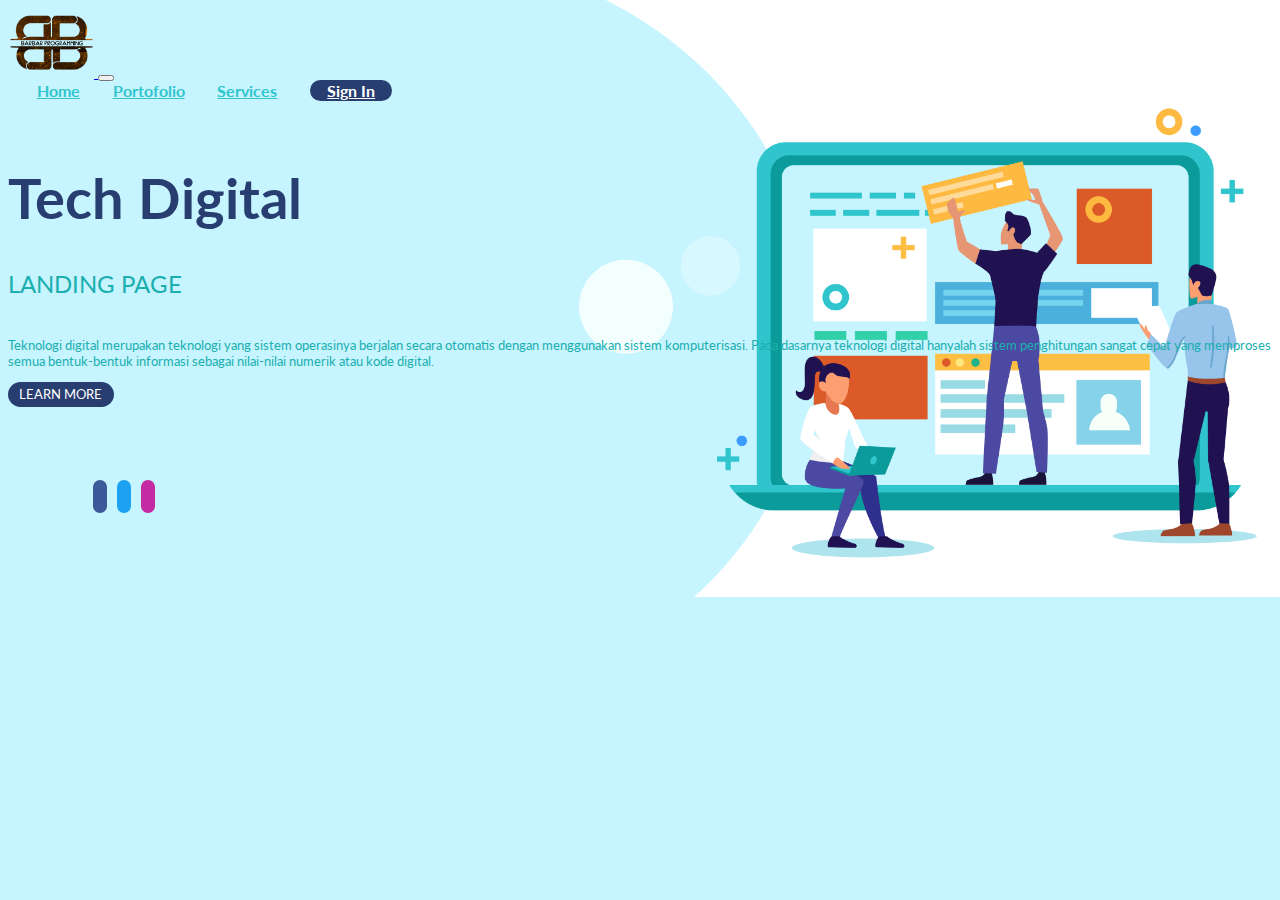
<file: index.html>
<!DOCTYPE html>
<html lang="en">
  <head>
    <!-- Required meta tags -->
    <meta charset="utf-8" />
    <meta name="viewport" content="width=device-width, initial-scale=1" />

    <!-- Bootstrap CSS -->
    <link href="https://cdn.jsdelivr.net/npm/bootstrap@5.0.2/dist/css/bootstrap.min.css" rel="stylesheet" integrity="sha384-EVSTQN3/azprG1Anm3QDgpJLIm9Nao0Yz1ztcQTwFspd3yD65VohhpuuCOmLASjC" crossorigin="anonymous" />
    <title>BarBar Programming | Landing Page</title>
    <!-- CSS Sass -->
    <link rel="stylesheet" href="css/main.css" />
    <!-- Font Awesome  -->
    <link rel="stylesheet" href="https://use.fontawesome.com/releases/v5.15.3/css/all.css" integrity="sha384-SZXxX4whJ79/gErwcOYf+zWLeJdY/qpuqC4cAa9rOGUstPomtqpuNWT9wdPEn2fk" crossorigin="anonymous" />
  </head>
  <body>
    <div class="container">
      <nav class="navbar navbar-expand-lg navbar-light bg-light custom-nav bg-transparent">
        <a class="navbar-brand" href="#">
          <img src="img/logo.png" alt="Barbar Logo" />
        </a>
        <button class="navbar-toggler" type="button" data-bs-toggle="collapse" data-bs-target="#navbarNavAltMarkup" aria-controls="navbarNavAltMarkup" aria-expanded="false" aria-label="Toggle navigation">
          <span class="navbar-toggler-icon"></span>
        </button>
        <div class="collapse navbar-collapse justify-content-end" id="navbarNavAltMarkup">
          <div class="navbar-nav">
            <a class="nav-link active" aria-current="page" href="#">Home</a>
            <a class="nav-link" href="../portofolio/index.html">Portofolio</a>
            <a class="nav-link" href="#">Services</a>
            <a class="nav-link text-center get-started-button" href="../signin/login.php">Sign In</a>
          </div>
        </div>
      </nav>
    </div>

    <div class="container">
      <div class="row custom-section">
        <div class="col-12 col-lg-4">
          <h1>Tech Digital</h1>
          <h3>Landing Page</h3>
          <p>
            Teknologi digital merupakan teknologi yang sistem operasinya berjalan secara otomatis dengan menggunakan sistem komputerisasi. Pada dasarnya teknologi digital hanyalah sistem penghitungan sangat cepat yang memproses semua
            bentuk-bentuk informasi sebagai nilai-nilai numerik atau kode digital.
          </p>
          <a href="#">LEARN MORE</a>
        </div>
      </div>
    </div>
    <!-- Sosial Media -->
    <div class="container">
      <div class="row custom-sosmed">
        <div class="col-12 col-lg-4">
          <!-- Facebook -->
          <a class="social-media-icon facebook" href="https://facebook.com/fanyakbar198/"><span class="fab fa-facebook fa-lg"></span></a>
          <!-- Twitter -->
          <a class="social-media-icon twitter" href="https://twitter.com/fanyakbar10/"><span class="fab fa-twitter fa-lg"></span></a>
          <!-- Instagram -->
          <a class="social-media-icon instagram" href="https://instagram.com/fanyakbar10/">
            <span class="fab fa-instagram fa-lg"></span>
          </a>
        </div>
      </div>
    </div>

    <script src="https://cdn.jsdelivr.net/npm/bootstrap@5.0.2/dist/js/bootstrap.bundle.min.js" integrity="sha384-MrcW6ZMFYlzcLA8Nl+NtUVF0sA7MsXsP1UyJoMp4YLEuNSfAP+JcXn/tWtIaxVXM" crossorigin="anonymous"></script>
  </body>
</html>
</file>
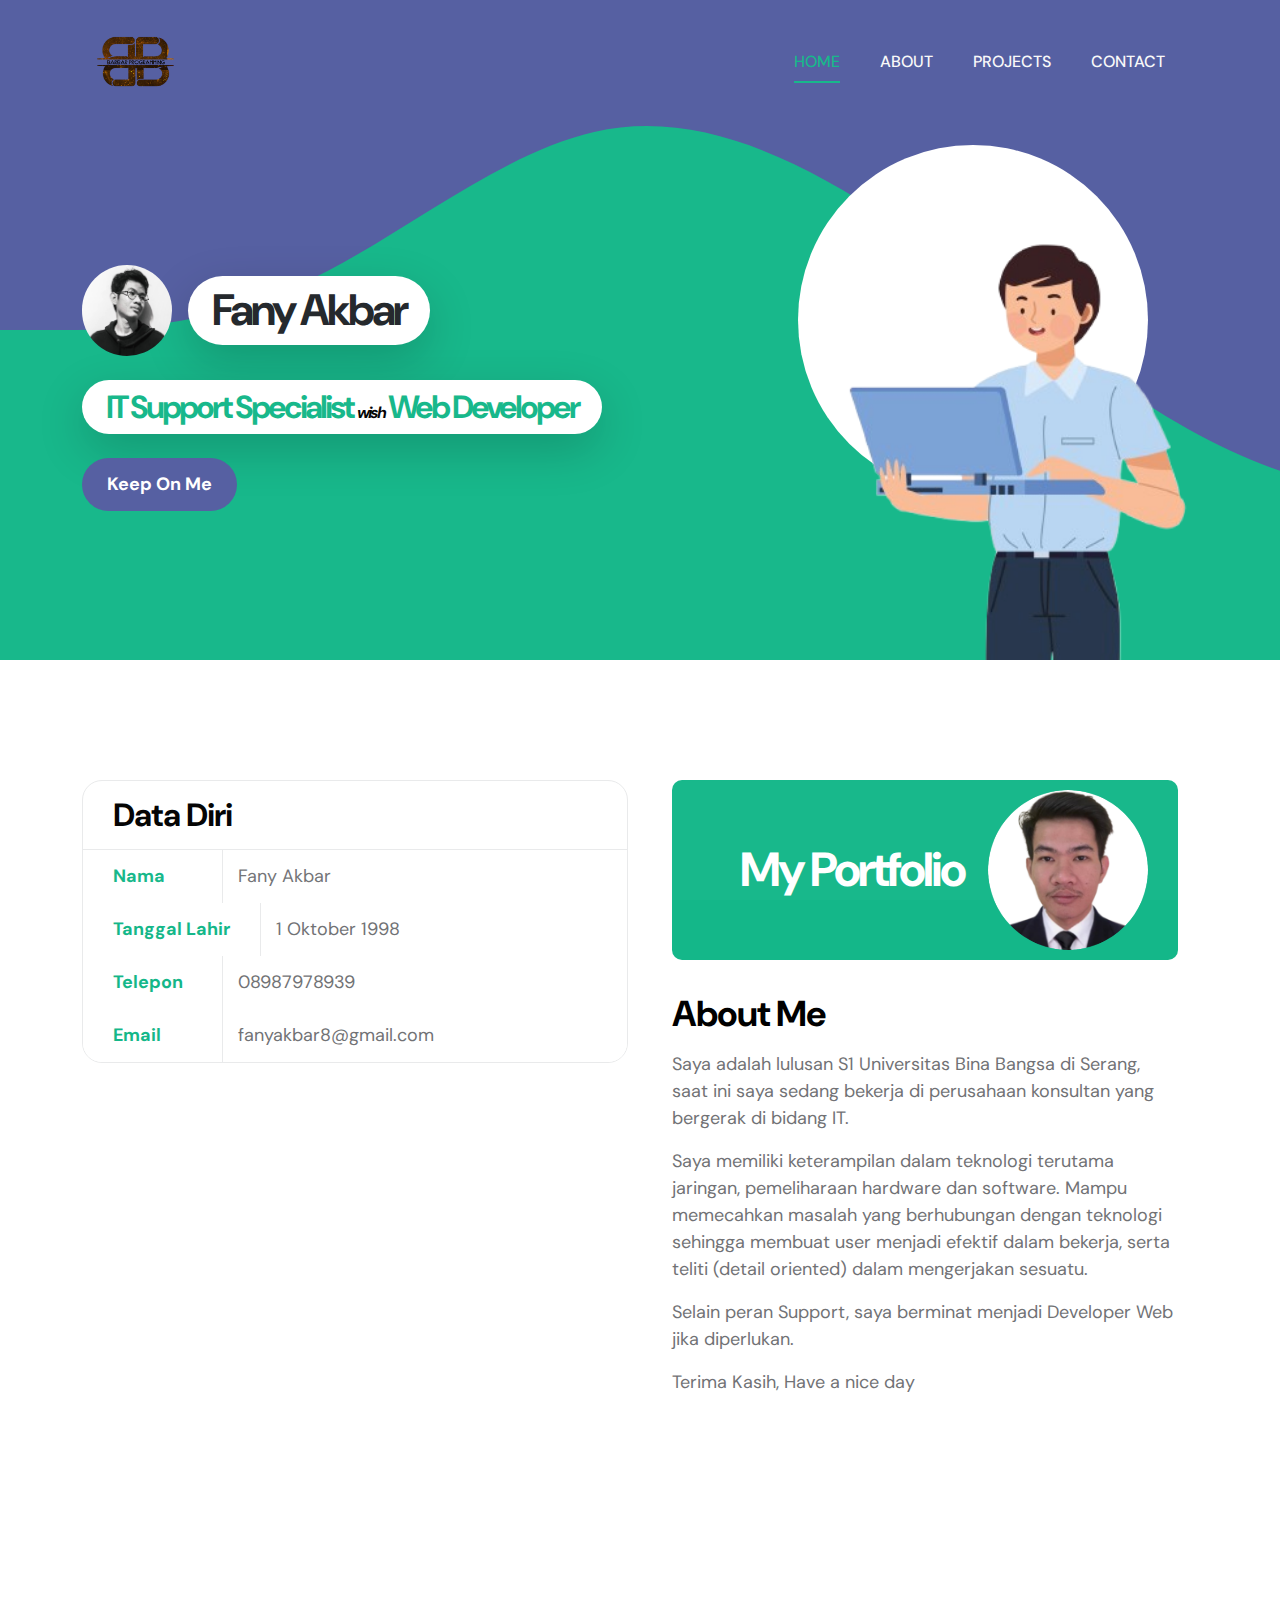
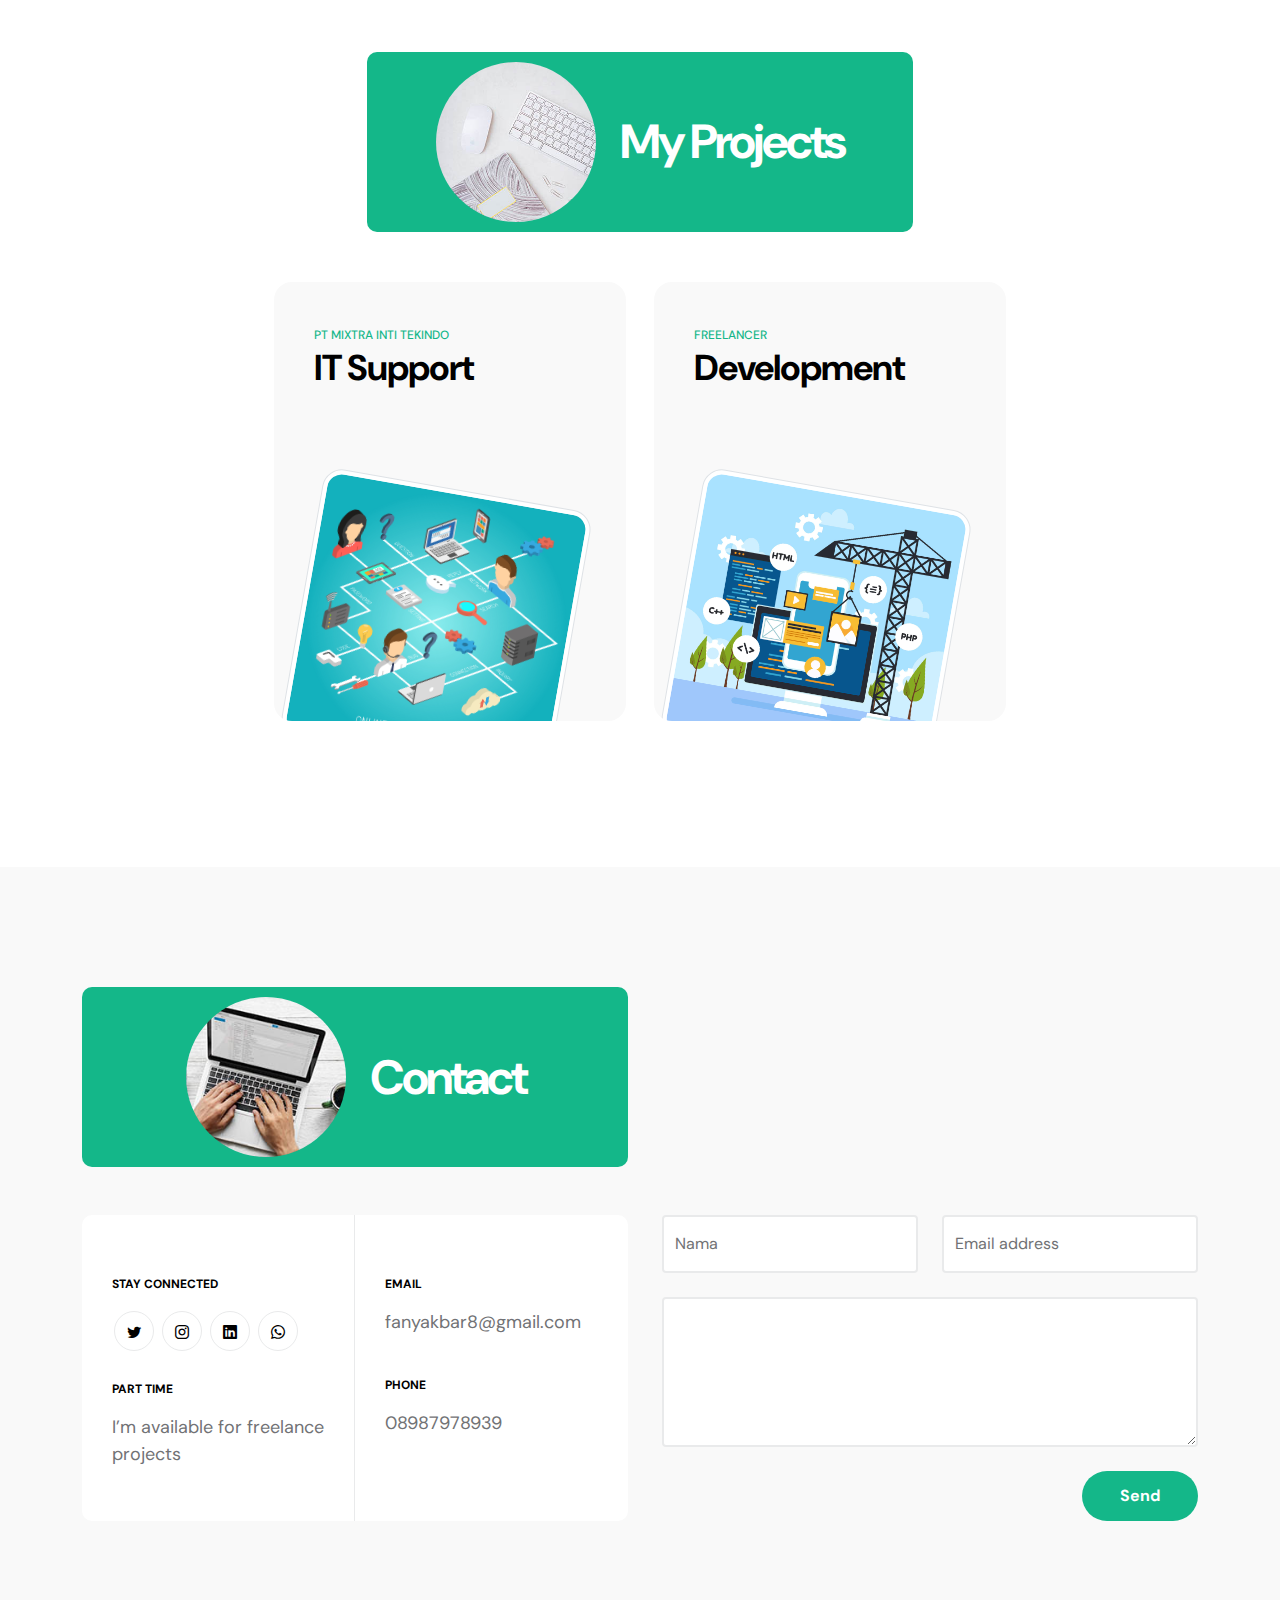
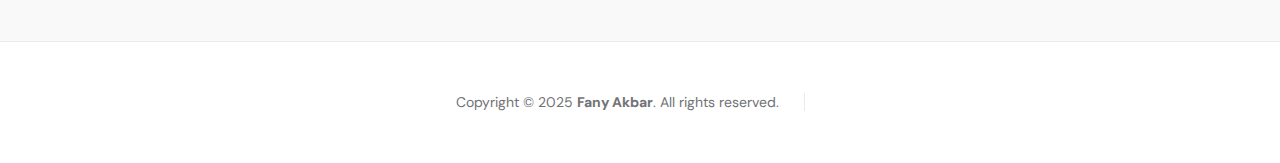
<file: Portfolio/index.html>
<!doctype html>
<html lang="en">
    <head>
        <meta charset="utf-8">
        <meta name="viewport" content="width=device-width, initial-scale=1">

        <meta name="description" content="">

        <title>PORTFOLIO | FANY AKBAR</title>

        

        <!-- CSS FILES -->  
        <link rel="preconnect" href="https://fonts.googleapis.com">
        
        <link rel="preconnect" href="https://fonts.gstatic.com" crossorigin>
        
        <link href="https://fonts.googleapis.com/css2?family=DM+Sans:wght@400;500;700&display=swap" rel="stylesheet">

        <link href="css/bootstrap.min.css" rel="stylesheet">

        <link href="css/bootstrap-icons.css" rel="stylesheet">

        <link href="css/magnific-popup.css" rel="stylesheet">

        <link href="css/templatemo-first-portfolio-style.css" rel="stylesheet">

        <link rel="icon" href="images/logo.png">
        
    </head>
    
    <body>

        <section class="preloader">
            <div class="spinner">
                <span class="spinner-rotate"></span>    
            </div>
        </section>

        <nav class="navbar navbar-expand-lg">
            <div class="container">

                <button class="navbar-toggler" type="button" data-bs-toggle="collapse" data-bs-target="#navbarNav" aria-controls="navbarNav" aria-expanded="false" aria-label="Toggle navigation">
                    <span class="navbar-toggler-icon"></span>
                </button>

                <a href="index.html" class="navbar-brand mx-auto mx-lg-0"><img src="images/logo.png" width="80px" height="64px" alt=""></a>

                <div class="collapse navbar-collapse justify-content-end" id="navbarNav">
                    <ul class="navbar-nav ms-lg-5">
                        <li class="nav-item">
                            <a class="nav-link click-scroll fs-6" href="#section_1">Home</a>
                        </li>

                        <li class="nav-item">
                            <a class="nav-link click-scroll fs-6" href="#section_2">About</a>
                        </li>

                        <li class="nav-item">
                            <a class="nav-link click-scroll fs-6" href="#section_3">Projects</a>
                        </li>

                        <li class="nav-item">
                            <a class="nav-link click-scroll fs-6" href="#section_4">Contact</a>
                        </li>
                    </ul>
                </div>

            </div>
        </nav>

        <main>

            <section class="hero d-flex justify-content-center align-items-center" id="section_1">
                <div class="container">
                    <div class="row">

                        <div class="col-lg-7 col-12">
                            <div class="hero-text">
                                <div class="hero-title-wrap d-flex align-items-center mb-4">
                                    <img src="images/akbar.jpg" class="avatar-image avatar-image-large img-fluid" alt="">

                                    <h1 class="hero-title ms-3 mb-0">Fany Akbar</h1>
                                </div>

                                <h2 class="mb-4 fs-2">IT Support Specialist <span style="font-size: 16px; color: black; font-style: italic;"> w i s h</span> Web Developer</h2>
                                <p class="mb-4"><a class="custom-btn btn custom-link" href="#section_2">Keep On Me</a></p>
                            </div>
                        </div>

                        <div class="col-lg-5 col-12 position-relative">
                            <div class="hero-image-wrap"></div>
                            <img src="images/man_with_laptop.png" class="hero-image img-fluid" alt="">
                        </div>

                    </div>
                </div>

                <svg xmlns="http://www.w3.org/2000/svg" viewBox="0 0 1440 320"><path fill="#535da1" fill-opacity="1" d="M0,160L24,160C48,160,96,160,144,138.7C192,117,240,75,288,64C336,53,384,75,432,106.7C480,139,528,181,576,208C624,235,672,245,720,240C768,235,816,213,864,186.7C912,160,960,128,1008,133.3C1056,139,1104,181,1152,202.7C1200,224,1248,224,1296,197.3C1344,171,1392,117,1416,90.7L1440,64L1440,0L1416,0C1392,0,1344,0,1296,0C1248,0,1200,0,1152,0C1104,0,1056,0,1008,0C960,0,912,0,864,0C816,0,768,0,720,0C672,0,624,0,576,0C528,0,480,0,432,0C384,0,336,0,288,0C240,0,192,0,144,0C96,0,48,0,24,0L0,0Z"></path></svg>
            </section>


            <section class="about section-padding" id="section_2">
                <div class="container">
                    <div class="row">
                        <div class="col-lg-6 col-12">
                            <div class="profile-thumb">
                                <div class="profile-title">
                                    <h4 class="mb-0">Data Diri</h4>
                                </div>

                                <div class="profile-body">
                                    <p>
                                        <span class="profile-small-title">Nama</span> 
                                        <span>Fany Akbar</span>
                                    </p>
                                    <p>
                                        <span class="profile-small-title">Tanggal Lahir</span> 
                                        <span>1 Oktober 1998</span>
                                    </p>
                                    <p>
                                        <span class="profile-small-title">Telepon</span> 
                                         <span><a href="tel: 305-240-9671">08987978939</a></span>
                                    </p>
                                    <p>
                                        <span class="profile-small-title">Email</span> 
                                        <span><a href="mailto:hello@josh.design">fanyakbar8@gmail.com</a></span>
                                    </p>
                                </div>
                            </div>
                        </div>

                        <div class="col-lg-6 col-12 mt-5 mt-lg-0">
                            <div class="about-thumb">

                                <div class="section-title-wrap d-flex justify-content-end align-items-center mb-4">
                                    <h2 class="text-white me-4 mb-0">My Portfolio</h2>

                                    <img src="images/akbar poto.png" class="avatar-image img-fluid" alt="">
                                </div>

                                <h3 class="pt-2 mb-3">About Me</h3>

                                <p>Saya adalah lulusan S1 Universitas Bina Bangsa di Serang, saat ini saya sedang bekerja di perusahaan konsultan yang bergerak di bidang IT.</p>
                                <p>Saya memiliki keterampilan dalam teknologi terutama jaringan, pemeliharaan hardware dan software. Mampu memecahkan masalah yang berhubungan dengan teknologi sehingga membuat user menjadi efektif dalam bekerja, serta teliti (detail oriented) dalam mengerjakan sesuatu.</p>
                                <p>Selain peran Support, saya berminat menjadi Developer Web jika diperlukan.</p>
                                <p>Terima Kasih, Have a nice day</p>
                            </div>
                        </div>
                    </div>
                </div>
            </section>

            <section class="projects section-padding" id="section_3">
                <div class="container">
                    <div class="row justify-content-center">
                        <div class="col-lg-6 col-12 mt-5 mt-lg-0">
                            <div class="section-title-wrap d-flex justify-content-center align-items-center mb-4">
                                <img src="images/white-desk-work-study-aesthetics.jpg" class="avatar-image img-fluid" alt="">

                                <h2 class="text-white ms-4 mb-0">My Projects</h2>
                            </div>
                        </div>

                        <div class="clearfix"></div>

                        <div class="col-lg-4 col-md-6 col-12">
                            <div class="projects-thumb">
                                <div class="projects-info">
                                    <small class="projects-tag">PT Mixtra Inti Tekindo</small>
                                    <h3 class="projects-title">IT Support</h3>
                                </div>
                                <!-- Thumbnail/ Tombol -->
                                <img src="images/projects/Support.jpg" alt="Thumbnail" class="img-thumbnail projects-image img-fluid"
                                data-bs-toggle="modal" data-bs-target="#imageModal">
                                <!-- Modal -->
                                <div class="modal fade" id="imageModal" tabindex="-1" aria-hidden="true">
                                    <div class="modal-dialog modal-xl modal-dialog-centered">
                                        <div class="modal-content">
                                            <div class="modal-header">
                                                <h5 class="modal-title">Praktek Lapangan</h5>
                                                <button type="button" class="btn-close" data-bs-dismiss="modal" aria-label="Close"></button>
                                            </div>
                                            <div class="modal-body">
                                
                                             <!-- Grid gambar -->
                                                <div class="row g-3">
                                                    <div class="col-md-4">
                                                        <img src="images/projects/routing-mikrotik.png" class="img-fluid rounded shadow">
                                                        <div class="card-body">
                                                            <h6 class="card-title">Konfigurasi Routing Mikrotik</h6>
                                                            <p class="card-text">Mengkonfigurasi jalur internet dengan 2 internet service provider yaitu Biznet dan Data Utama, serta setup untuk failover nya, dimana jika salah satu ISP down, maka langsung beralih ke ISP yang link up</p>
                                                        </div>   
                                                    </div>
                                                    <div class="col-md-4">
                                                        <img src="images/projects/firewall-mikrotik.png" class="img-fluid rounded shadow">
                                                        <div>
                                                            <h6 class="card-title">Konfigurasi Firewall Mikrotik</h6>
                                                            <p class="card-text">Mengkonfigurasi traffic jaringan, dimana untuk tujuan keamanan seperti mencegah akses dari luar jaringan internal, memblokir serangan (DDoS, Port Scanning, Brute Force), blokir akses ke situs-situs tertentu.</p>
                                                        </div>
                                                    </div>
                                                </div>
                                            </div>
                                        </div>
                                    </div>
                                </div>
                            </div>
                        </div>

                        <div class="col-lg-4 col-md-6 col-12">
                            <div class="projects-thumb">
                                <div class="projects-info">
                                    <small class="projects-tag">Freelancer</small>
                                    <h3 class="projects-title">Development</h3>
                                </div>
                                <!-- Thumbnail/ Tombol -->
                                <img src="images/projects/developer.jpg" alt="Thumbnail" class="img-thumbnail projects-image img-fluid"
                                data-bs-toggle="modal" data-bs-target="#imageModal2">
                                <!-- Modal -->
                                <div class="modal fade" id="imageModal2" tabindex="-1" aria-hidden="true">
                                    <div class="modal-dialog modal-xl modal-dialog-centered">
                                        <div class="modal-content">
                                            <div class="modal-header">
                                                <h5 class="modal-title">Praktek Lapangan</h5>
                                                <button type="button" class="btn-close" data-bs-dismiss="modal" aria-label="Close"></button>
                                            </div>
                                            <div class="modal-body">
                                
                                             <!-- Grid gambar -->
                                                <div class="row g-3">
                                                    <div class="col-md-4">
                                                        <img src="images/projects/login_inventory.png" class="img-fluid rounded shadow">
                                                        <div class="card-body">
                                                            <h6 class="card-title">Login Sistem Warehouse</h6>
                                                            <p class="card-text">Dalam fitur login ini diharuskan user sudah mempunyai database nya, tidak bisa mendaftarkan untuk menjadi user.</p>
                                                        </div>
                                                    </div>
                                                    <div class="col-md-4">
                                                        <img src="images/projects/inventory.png" class="img-fluid rounded shadow">
                                                        <div class="card-body">
                                                            <h6 class="card-title">Dashboard Sistem Warehouse</h6>
                                                            <p class="card-text">Tidak ada fungsi atau fitur khusus, ini adalah tampilan halaman utama dan hanya menampilkan navigasi dari menu pada sistem informasi warehouse ini.</p>
                                                        </div>
                                                    </div>
                                                    <div class="col-md-4">
                                                        <img src="images/projects/penerimaan_inventory.png" class="img-fluid rounded shadow">
                                                        <div class="card-body">
                                                            <h6 class="card-title">Interface Halaman Penerimaan Barang</h6>
                                                            <p class="card-text">Dalam halaman ini menampilkan barang yang sudah diinput oleh user admin gudang dalam kegiatan menerima barang.</p>
                                                        </div>
                                                    </div>
                                                    <div class="col-md-4">
                                                        <img src="images/projects/pengeluaran_inventory.png" class="img-fluid rounded shadow">
                                                        <div class="card-body">
                                                            <h6 class="card-title">Interface Halaman Pengeluaran Barang</h6>
                                                            <p class="card-text">Dalam halaman ini menampilkan barang yang sudah diinput oleh user admin gudang dalam kegiatan mengeluarkan barang.</p>
                                                        </div>
                                                    </div>
                                                    <div class="col-md-4">
                                                        <img src="images/projects/stock_inventory.png" class="img-fluid rounded shadow">
                                                        <div class="card-body">
                                                            <h6 class="card-title">Halaman Stock Barang</h6>
                                                            <p class="card-text">Dalam halaman ini menampilkan barang yang sudah diinput oleh user admin gudang, fungsi menghitung otom jika ada transaksi penerimaan maupun pengeluaran barang.</p>
                                                        </div>
                                                    </div>
                                                    <div class="col-md-4">
                                                        <img src="images/projects/item_inventory.png" class="img-fluid rounded shadow">
                                                        <h6 class="card-title">Halaman Daftar Barang</h6>
                                                        <p class="card-text">Dalam halaman ini menampilkan master data barang di sistem Inventory Warehouse</p>
                                                    </div>
                                                    <div class="col-md-4">
                                                        <img src="images/projects/form_penerimaan_inventory.png" class="img-fluid rounded shadow">
                                                        <h6 class="card-title">Form Penerimaan Barang</h6>
                                                        <p class="card-text">Berfungsi sebagai form input atas barang apa saja yang sudah diterima oleh warehouse</p>
                                                    </div>
                                                    <div class="col-md-4">
                                                        <img src="images/projects/form_pengeluaran_inventory.png" class="img-fluid rounded shadow">
                                                        <h6 class="card-title">Form Pengeluaran Barang</h6>
                                                        <p class="card-text">Berfungsi sebagai form input atas barang yang dikeluarkan oleh Warehouse</p>
                                                    </div>
                                                    <div class="col-md-4">
                                                        <img src="images/projects/output_inventory.png" class="img-fluid rounded shadow">
                                                        <h6 class="card-title">Output</h6>
                                                        <p class="card-text">Outputnya bisa Print, convert ke Excel, serta convert PDF</p>
                                                    </div>
                                                </div>
                                            </div>
                                        </div>
                                    </div>
                                </div>
                            </div>
                        </div>
                    </div>
                </div>
            </section>

            <section class="contact section-padding" id="section_4">
                    <div class="container">
                        <div class="row">

                            <div class="col-lg-6 col-md-8 col-12">
                                <div class="section-title-wrap d-flex justify-content-center align-items-center mb-5">
                                    <img src="images/aerial-view-man-using-computer-laptop-wooden-table.jpg" class="avatar-image img-fluid" alt="">

                                    <h2 class="text-white ms-4 mb-0">Contact</h2>
                                </div>
                            </div>

                            <div class="clearfix"></div>

                            <div class="col-lg-3 col-md-6 col-12 pe-lg-0">
                                <div class="contact-info contact-info-border-start d-flex flex-column">
                                    <strong class="site-footer-title d-block mb-3">Stay connected</strong>

                                    <ul class="social-icon">
                                        <li class="social-icon-item"><a href="https://twitter.com/fanyakbar10" class="social-icon-link bi-twitter"></a></li>

                                        <li class="social-icon-item"><a href="https://instagram.com/fanyakbar10" class="social-icon-link bi-instagram"></a></li>

                                        <li class="social-icon-item"><a href="https://www.linkedin.com/in/fany-akbar-754a38254/" class="social-icon-link bi-linkedin"></a></li>

                                        <li class="social-icon-item"><a href="https://wa.me/628987978939" class="social-icon-link bi-whatsapp"></a></li>
                                    </ul>

                                    <strong class="site-footer-title d-block mt-4 mb-3">Part Time</strong>

                                    <p class="mb-0">I’m available for freelance projects</p>
                                </div>
                            </div>

                            <div class="col-lg-3 col-md-6 col-12 ps-lg-0">
                                <div class="contact-info d-flex flex-column">
                                
                                    <strong class="site-footer-title d-block mb-3">Email</strong>

                                    <p>
                                        <a href="mailto:fanyakbar8@gmail.com">
                                            fanyakbar8@gmail.com
                                        </a>
                                    </p>

                                    <strong class="site-footer-title d-block mt-4 mb-3">Phone</strong>

                                    <p class="mb-0">
                                        <a href="https://wa.me/628987978939">
                                            08987978939
                                        </a>
                                    </p>
                                </div>
                            </div>

                            <div class="col-lg-6 col-12 mt-5 mt-lg-0">
                                <form action="#" method="get" class="custom-form contact-form" role="form">
                                    <div class="row">
                                        <div class="col-lg-6 col-md-6 col-12">
                                            <div class="form-floating">
                                                <input type="text" name="name" id="name" class="form-control" placeholder="Nama" required="">
                                                
                                                <label for="floatingInput">Nama</label>
                                            </div>
                                        </div>

                                        <div class="col-lg-6 col-md-6 col-12"> 
                                            <div class="form-floating">
                                                <input type="email" name="email" id="email" pattern="[^ @]*@[^ @]*" class="form-control" placeholder="Email" required="">
                                                
                                                <label for="floatingInput">Email address</label>
                                            </div>
                                        </div>

                                        <div class="col-lg-12 col-12">
                                            <div class="form-floating">
                                                <textarea class="form-control" id="message" name="message" placeholder=""></textarea>
                                                
                                                <label for="floatingTextarea"></label>
                                            </div>
                                        </div>

                                        <div class="col-lg-3 col-12 ms-auto">
                                            <button type="submit" class="form-control">Send</button>
                                        </div>

                                    </div>
                                </form>
                            </div>

                        </div>
                    </div>
            </section>

        </main>

        <footer class="site-footer">
            <div class="container">
                <div class="row">

                    <div class="col-lg-12 col-12">
                        <div class="copyright-text-wrap">
                            <p class="mb-0">
                                <span class="copyright-text">Copyright © 2025 <a href="#">Fany Akbar</a>. All rights reserved.</span>
                            </p>
                        </div>
                    </div>

                </div>
            </div>
        </footer>

        <!-- JAVASCRIPT FILES -->
        <script src="js/jquery.min.js"></script>
        <script src="js/bootstrap.min.js"></script>
        <script src="js/jquery.sticky.js"></script>
        <script src="js/click-scroll.js"></script>
        <script src="js/jquery.magnific-popup.min.js"></script>
        <script src="js/magnific-popup-options.js"></script>
        <script src="js/custom.js"></script>
        <!-- Bootstrap JS -->
        <script src="https://cdn.jsdelivr.net/npm/bootstrap@5.3.0/dist/js/bootstrap.bundle.min.js"></script>

    </body>
</html>
</file>
<file: css/main.css>
@import url("https://fonts.googleapis.com/css2?family=Lato:wght@300;400;700&display=swap");
body {
  font-family: 'Lato', sans-serif;
  background-color: #c6f4ff;
  background-image: url(../img/bg.png);
  background-position: top right, top left 0.5em;
  background-repeat: no-repeat;
  background-size: 70vmax;
}

.custom-nav .navbar-brand img {
  width: 86px;
  height: 70px;
}

.custom-nav #navbarNavAltMarkup .navbar-nav .nav-link {
  color: #30c5cc;
  font-weight: 700;
  margin-left: 1.8em;
}

.custom-nav #navbarNavAltMarkup .navbar-nav .nav-link:hover {
  color: black;
}

.custom-nav #navbarNavAltMarkup .navbar-nav .get-started-button {
  background-color: #283e71;
  color: white;
  border-radius: 2em;
  border: 1px solid transparent;
  padding-left: 1em;
  padding-right: 1em;
  -webkit-transition: 1s ease;
  transition: 1s ease;
}

.custom-nav #navbarNavAltMarkup .navbar-nav .get-started-button:hover {
  color: black;
  background-color: #c6f4ff;
}

@media screen and (max-width: 992px) {
  .custom-nav .navbar-brand img {
    width: 66px;
    height: 50px;
  }
}

.custom-section {
  margin-top: 4em;
}

.custom-section h1 {
  font-weight: 700;
  font-size: 3.5em;
  color: #283e71;
}

.custom-section h3 {
  color: #1bafaf;
  font-weight: 400;
  font-size: 1.5em;
  text-transform: uppercase;
}

.custom-section p {
  margin-top: 3em;
  font-size: 13px;
  color: #1bafaf;
}

.custom-section a {
  display: inline-block;
  color: white;
  background-color: #283e71;
  border-radius: 2em;
  padding: 0.3em 0.8em;
  text-decoration: none;
  font-size: 13px;
  border: 1px solid transparent;
  -webkit-transition: 0.5s ease;
  transition: 0.5s ease;
}

.custom-section a:hover {
  color: #283e71;
  background-color: white;
  border: 1px solid #283e71;
}

@media screen and (max-width: 992px) {
  .custom-section {
    margin-top: 0.1em;
    text-align: center;
    padding-top: 20em;
  }
  .custom-section h3 {
    text-indent: 100%;
    white-space: nowrap;
    overflow: hidden;
  }
  .custom-section p {
    color: black;
  }
}

.custom-sosmed {
  margin-top: 5em;
  padding-left: 5em;
}

.custom-sosmed a:hover {
  background: #fff !important;
  color: #222 !important;
}

.custom-sosmed .social-media-icon {
  padding: 7px 7px 7px 7px;
  background: #222;
  color: #fff;
  margin: 5px;
  text-decoration: none;
}

.custom-sosmed .facebook {
  background-color: #3c5a98 !important;
  border-radius: 4em;
  -webkit-transition: 0.5s ease;
  transition: 0.5s ease;
}

.custom-sosmed .twitter {
  background: #1da1f2 !important;
  border-radius: 4em;
  -webkit-transition: 0.5s ease;
  transition: 0.5s ease;
}

.custom-sosmed .instagram {
  background: #c32aa3 !important;
  border-radius: 4em;
  -webkit-transition: 0.5s ease;
  transition: 0.5s ease;
}

@media screen and (max-width: 992px) {
  .custom-sosmed {
    margin-top: 2em;
    text-align: center;
    padding-left: 0;
    padding: 3em;
  }
}
/*# sourceMappingURL=main.css.map */
</file>
<file: Portfolio/css/templatemo-first-portfolio-style.css>
/*

TemplateMo 578 First Portfolio

https://templatemo.com/tm-578-first-portfolio

*/


/*---------------------------------------
  CUSTOM PROPERTIES ( VARIABLES )             
-----------------------------------------*/
:root {
  --white-color:                  #ffffff;
  --primary-color:                #535da1;
  --secondary-color:              #14B789;
  --section-bg-color:             #f9f9f9;
  --dark-color:                   #000000;
  --p-color:                      #717275;
  --border-color:                 #e9eaeb;
  --featured-border-color:        #727aab;

  --body-font-family:             'DM Sans', sans-serif;

  --h1-font-size:                 62px;
  --h2-font-size:                 48px;
  --h3-font-size:                 36px;
  --h4-font-size:                 32px;
  --h5-font-size:                 24px;
  --h6-font-size:                 22px;
  --p-font-size:                  18px;
  --menu-font-size:               12px;
  --copyright-font-size:          14px;

  --border-radius-large:          100px;
  --border-radius-medium:         20px;
  --border-radius-small:          10px;

  --font-weight-normal:           400;
  --font-weight-medium:           500;
  --font-weight-bold:             700;
}

body {
    background: var(--white-color);
    font-family: var(--body-font-family); 
}


/*---------------------------------------
  TYPOGRAPHY               
-----------------------------------------*/

h2,
h3,
h4,
h5,
h6 {
  color: var(--dark-color);
}

h1,
h2,
h3,
h4,
h5,
h6 {
  font-weight: var(--font-weight-bold);
  letter-spacing: -1px;
}

h1 {
  font-size: var(--h1-font-size);
  letter-spacing: -3px;
}

h2 {
  font-size: var(--h2-font-size);
  color: var(--secondary-color);
  letter-spacing: -3px;
}

h3 {
  font-size: var(--h3-font-size);
}

h4 {
  font-size: var(--h4-font-size);
}

h5 {
  font-size: var(--h5-font-size);
  line-height: normal;
}

h6 {
  font-size: var(--h6-font-size);
}

p {
  color: var(--p-color);
  font-size: var(--p-font-size);
  font-weight: var(--font-weight-normal);
}

ul li {
  color: var(--p-color);
  font-size: var(--p-font-size);
  font-weight: var(--font-weight-normal);

}
  
a, 
button {
  touch-action: manipulation;
  transition: all 0.3s;
}

a {
  color: var(--p-color);
  text-decoration: none;
}

a:hover {
  color: var(--secondary-color);
}

::selection {
  background: var(--secondary-color);
  color: var(--white-color);
}

::-moz-selection {
  background: var(--secondary-color);
  color: var(--white-color);
}

.section-padding {
  padding-top: 120px;
  padding-bottom: 120px;
}

b,
strong {
  font-weight: var(--font-weight-bold);
}

.section-title-wrap {
  background: var(--secondary-color);
  border-radius: var(--border-radius-small);
  padding: 10px 30px;
}


/*---------------------------------------
  AVATAR IMAGE               
-----------------------------------------*/
.avatar-image {
  border-radius: var(--border-radius-large);
  width: 160px;
  height: 160px;
  object-fit: cover;
}

.avatar-image-large {
  width: 90.4px;
  height: 90.4px;
}


/*---------------------------------------
  PRE LOADER               
-----------------------------------------*/
.preloader {
  position: fixed;
  top: 0;
  left: 0;
  width: 100%;
  height: 100%;
  z-index: 99999;
  display: flex;
  flex-flow: row nowrap;
  justify-content: center;
  align-items: center;
  background: none repeat scroll 0 0 var(--white-color);
}

.spinner {
  border: 1px solid transparent;
  border-radius: var(--border-radius-small);
  position: relative;
}

.spinner:before {
  content: '';
  box-sizing: border-box;
  position: absolute;
  top: 50%;
  left: 50%;
  width: 45px;
  height: 45px;
  margin-top: -10px;
  margin-left: -10px;
  border-radius: 50%;
  border: 1px solid var(--border-color);
  border-top-color: var(--white-color);
  animation: spinner .9s linear infinite;
}

@-webkit-@keyframes spinner {
  to {transform: rotate(360deg);
  }
}

@keyframes spinner {
  to {transform: rotate(360deg);}
}


/*---------------------------------------
  CUSTOM ICON               
-----------------------------------------*/
.navbar-icon {
  background: var(--white-color);
  border-radius: var(--border-radius-large);
  color: var(--dark-color);
  width: 47px;
  height: 47px;
  line-height: 47px;
  text-align: center;
}

.is-sticky .navbar-icon {
  background: var(--secondary-color);
  color: var(--white-color);
}

.form-check-icon {
  color: var(--secondary-color);
}


/*---------------------------------------
  CUSTOM BUTTON               
-----------------------------------------*/
.custom-btn,
.navbar .custom-btn {
  font-size: var(--p-font-size);
  font-weight: var(--font-weight-bold);
}

.navbar .custom-btn {
  background: transparent;
  border-width: 2px;
  border-style: solid;
  border-color: var(--white-color);
  color: var(--white-color);
  padding: 8px 22px;
}

.navbar .custom-btn:hover {
  background: var(--white-color);
  border-color: transparent;
  color: var(--secondary-color);
}

.custom-btn {
  background: var(--secondary-color);
  border-radius: var(--border-radius-large);
  color: var(--white-color);
  font-weight: var(--font-weight-bold);
  padding: 12px 24px;
}

.custom-btn:hover {
  background: var(--primary-color);
  box-shadow: 0 1rem 3rem rgba(0,0,0,.175);
  color: var(--white-color);
}

.custom-border-btn {
  background: transparent;
  border: 2px solid var(--border-color);
  color: var(--p-color);
}

.custom-border-btn:hover {
  background: var(--secondary-color);
  border-color: var(--secondary-color);
  color: var(--white-color);
}

.custom-link {
	background-color: var(--primary-color);
}

.custom-link:hover {
	background-color: var(--secondary-color);
}


/*---------------------------------------
  NAVIGATION              
-----------------------------------------*/
.sticky-wrapper {
  position: relative;
  z-index: 222;
  height: auto !important;
}

.is-sticky,
.is-sticky .navbar .container {
  background: var(--white-color);
  box-shadow: 0 1rem 3rem rgb(0 0 0 / 18%);
}

.is-sticky .navbar-brand,
.is-sticky .navbar-brand:hover {
  color: var(--dark-color);
}

.is-sticky .navbar-nav .nav-link {
  color: var(--p-color);
}

.is-sticky .navbar .custom-btn {
  border-color: var(--secondary-color);
  color: var(--secondary-color);
}

.is-sticky .navbar .custom-btn:hover {
  background: var(--secondary-color);
  color: var(--white-color);
}

.navbar {
  background: transparent;
  position: absolute;
  z-index: 9;
  right: 0;
  left: 0;
  transition: all 0.3s;
  padding-top: 15px;
  padding-bottom: 0;
}

.navbar .container {
  border-radius: var(--border-radius-small);
  padding: 10px 25px;
}

.navbar-brand {
  font-size: var(--h4-font-size);
  font-weight: var(--font-weight-bold);
}

.navbar-brand,
.navbar-brand:hover {
  color: var(--white-color);
}

.navbar-expand-lg .navbar-nav .nav-link {
  padding-right: 0;
  padding-left: 0;
  margin-right: 20px;
  margin-left: 20px;
}

.navbar-nav .nav-link {
  display: inline-block;
  color: var(--section-bg-color);
  font-size: var(--menu-font-size);
  font-weight: var(--font-weight-medium);
  text-transform: uppercase;
  position: relative;
  padding-top: 15px;
  padding-bottom: 15px;
}

.navbar-nav .nav-link::after {
  content: "";
  background: transparent;
  position: absolute;
  bottom: 6px;
  right: 0;
  left: 0;
  width: 100%;
  height: 2px;
}

.navbar-nav .nav-link.active::after, 
.navbar-nav .nav-link:hover::after {
  background: var(--secondary-color);
}

.navbar-nav .nav-link.active, 
.navbar-nav .nav-link:hover {
  color: var(--secondary-color);
}

.navbar-toggler {
  border: 0;
  padding: 0;
  cursor: pointer;
  margin: 0;
  width: 30px;
  height: 35px;
  outline: none;
}

.navbar-toggler:focus {
  outline: none;
  box-shadow: none;
}

.navbar-toggler[aria-expanded="true"] .navbar-toggler-icon {
  background: transparent;
}

.navbar-toggler[aria-expanded="true"] .navbar-toggler-icon:before,
.navbar-toggler[aria-expanded="true"] .navbar-toggler-icon:after {
  transition: top 300ms 50ms ease, -webkit-transform 300ms 350ms ease;
  transition: top 300ms 50ms ease, transform 300ms 350ms ease;
  transition: top 300ms 50ms ease, transform 300ms 350ms ease, -webkit-transform 300ms 350ms ease;
  top: 0;
}

.navbar-toggler[aria-expanded="true"] .navbar-toggler-icon:before {
  transform: rotate(45deg);
}

.navbar-toggler[aria-expanded="true"] .navbar-toggler-icon:after {
  transform: rotate(-45deg);
}

.navbar-toggler .navbar-toggler-icon {
  background: var(--white-color);
  transition: background 10ms 300ms ease;
  display: block;
  width: 30px;
  height: 2px;
  position: relative;
}

.navbar-toggler .navbar-toggler-icon:before,
.navbar-toggler .navbar-toggler-icon:after {
  transition: top 300ms 350ms ease, -webkit-transform 300ms 50ms ease;
  transition: top 300ms 350ms ease, transform 300ms 50ms ease;
  transition: top 300ms 350ms ease, transform 300ms 50ms ease, -webkit-transform 300ms 50ms ease;
  position: absolute;
  right: 0;
  left: 0;
  background: var(--white-color);
  width: 30px;
  height: 2px;
  content: '';
}

.navbar-toggler .navbar-toggler-icon::before {
  top: -8px;
}

.navbar-toggler .navbar-toggler-icon::after {
  top: 8px;
}


/*---------------------------------------
  HERO              
-----------------------------------------*/
.hero {
  background: var(--secondary-color);
  position: relative;
  overflow: hidden;
  padding-top: 330px;
  padding-bottom: 330px;
}

@media  screen and (min-width: 991px) {
  .hero {
    height: 60vh;
  }
}

.hero-title,
.hero h2 {
  background: var(--white-color);
  box-shadow: 0 1rem 3rem rgba(0,0,0,.175);
  border-radius: var(--border-radius-large);
  display: inline-block;
  padding: 8px 24px;
}

.hero-title {
	font-size: 44px;
}

.hero h2 {
	font-size: 38px;
}

.hero-text {
  position: relative;
  z-index: 22;
  top: 70px;
}

.hero-image-wrap {
  background: var(--white-color);
  border-radius: 100%;
  width: 350px;
  height: 350px;
  position: absolute;
  z-index: 22;
  top: -50px;
  right: 0;
  left: 0;
  margin: auto;
  pointer-events: none;
}

.hero-image {
  position: absolute;
  z-index: 22;
  top: 0;
  width: 100%;
  min-width: 550px;
}

.hero svg {
  position: absolute;
  z-index: 2;
  bottom: 0;
  right: 0;
  left: 0;
  overflow: hidden;
  height: 100%;
  pointer-events: none;
}


/*---------------------------------------
  ABOUT              
-----------------------------------------*/
.profile-thumb {
  border: 1px solid var(--border-color);
  border-radius: var(--border-radius-medium);
  position: relative;
  overflow: hidden;
}

.profile-title {
  border-bottom: 1px solid var(--border-color);
  padding: 15px 30px;
}

.profile-small-title {
  border-right: 1px solid var(--border-color);
  color: var(--secondary-color);
  font-weight: var(--font-weight-bold);
  min-width: 140px;
  margin-right: 10px;
  padding: 13px 30px;
  display: inline-block;
}

.profile-body p {
  margin-bottom: 0;
}

.profile-body p:nth-of-type(even) {
  background: var(--white-color);
}

.about-image {
  border-radius: var(--border-radius-medium);
}

.about-thumb {
  padding-right: 20px;
  padding-left: 20px;
}


/*---------------------------------------
  FEATURED              
-----------------------------------------*/
.featured-numbers {
  font-size: var(--h1-font-size);
  line-height: normal;
  display: block;
}

.featured-text {
  color: var(--secondary-color);
}

.featured-border-bottom {
  border-bottom: 1px solid var(--border-color);
}

.featured-border-start {
  border-left: 1px solid var(--border-color);
}


/*---------------------------------------
  CLIENTS              
-----------------------------------------*/

.clients-item-height {
	height: 120px;
}

.clients-image {
  display: block;
  max-width: 100px;
  margin: auto;
  transition: all ease 0.2s;
}

.clients-image:hover {
  transform: scale(1.3);
}


/*---------------------------------------
  SERVICES              
-----------------------------------------*/
.services,
.featured {
  background: var(--section-bg-color);
  border-top: 1px solid var(--border-color);
  border-bottom: 1px solid var(--border-color);
}

.services-thumb {
  background: var(--white-color);
  border: 2px solid transparent;
  border-radius: var(--border-radius-medium);
  position: relative;
  overflow: hidden;
  margin-bottom: 24px;
  padding: 40px 40px 240px 40px;
  transition: all 0.5s;
}

.services-thumb-up {
  position: relative;
  bottom: 50px;
  margin-bottom: -50px;
}

.services-thumb:hover {
  border: 2px solid var(--secondary-color);
  box-shadow: 0 1rem 3rem rgba(0,0,0,.175);
}

.services-thumb:hover .services-icon-wrap {
  background: var(--secondary-color);
  border-color: var(--secondary-color);
  color: var(--white-color);
}

.services-icon-wrap {
  border: 1px solid var(--border-color);
  border-radius: var(--border-radius-small);
  position: absolute;
  bottom: 0;
  right: 0;
  width: 50%;
  height: 55%;
  transform: rotate(-35deg) translateY(55px);
  transition: all ease 0.5s;
}

.services-icon {
  font-size: 90px;
  position: relative;
  bottom: 15px;
}

.services-thumb:hover .services-price-wrap {
  background: var(--secondary-color);
}

.services-thumb:hover .services-price-overlay {
  background: var(--primary-color);
}

.services-price-wrap {
  background: var(--primary-color);
  border-radius: var(--border-radius-medium);
  position: relative;
  overflow: hidden;
  padding: 6px 20px 6px 15px;
  transition: all ease 0.5s;
}

.services-price-text {
  color: var(--white-color);
  font-size: var(--copyright-font-size);
  font-weight: var(--font-weight-bold);
}

.services-price-overlay {
  background: var(--secondary-color);
  border-bottom-left-radius: 100%;
  position: absolute;
  top: 0;
  right: 0;
  width: 20px;
  height: 20px;
  pointer-events: none;
}


/*---------------------------------------
  PROJECTS              
-----------------------------------------*/
.projects-thumb {
  background: var(--section-bg-color);
  border: 2px solid var(--white-color);
  border-radius: var(--border-radius-medium);
  position: relative;
  overflow: hidden;
  margin-top: 24px;
  margin-bottom: 24px;
  padding: 40px;
  transition: all ease 0.5s;
}

.projects-thumb:hover {
  border-color: var(--secondary-color);
}

.projects-thumb:hover .projects-image,
.projects-thumb:focus .projects-image {
  transform: rotate(0) translateY(0);
}

.projects-thumb .popup-image {
  display: block;
  width: 100%;
  height: 100%;
}

.projects-image {
  border-radius: var(--border-radius-medium);
  display: block;
  width: 100%;
  transform: rotate(10deg) translateY(80px);
  transition: all ease 0.5s;
}

.projects-title {
  margin-bottom: 20px;
}

.projects-tag {
  font-size: var(--menu-font-size);
  font-weight: var(--font-weight-medium);
  color: var(--secondary-color);
  text-transform: uppercase;
  margin-bottom: 5px;
}


/*---------------------------------------
  CONTACT              
-----------------------------------------*/
.contact {
  background: var(--section-bg-color);
}

.contact-info {
  background: var(--white-color);
  border-top-right-radius: var(--border-radius-small);
  border-bottom-right-radius: var(--border-radius-small);
  padding: 60px 30px 30px 30px;
  height: 100%;
}

.contact-info-border-start {
  border-right: 1px solid var(--border-color);
  border-radius: var(--border-radius-small) 0 0 var(--border-radius-small);
}

.contact-form {
  margin-left: 10px;
}


/*---------------------------------------
  CUSTOM FORM               
-----------------------------------------*/
.custom-form .form-control {
  background: var(--white-color);
  box-shadow: none;
  border: 2px solid var(--border-color);
  color: var(--p-color);
  margin-bottom: 24px;
  padding-top: 13px;
  padding-bottom: 13px;
  outline: none;
}

.form-floating>label {
  color: var(--p-color);
}

.form-check-inline {
  vertical-align: middle;
  width: 100%;
  position: relative;
  margin-right: 0;
  margin-top: 0;
  margin-bottom: 24px;
  padding: 0;
}

.custom-form .form-check-label {
  position: absolute;
  top: 50%;
  left: 50%;
  transform: translate(-50%, -50%);
  text-align: center;
}

.form-check-label-text {
  color: var(--p-color);
  display: block;
  font-size: copyright-font-size;
  margin-top: 5px;
}

.form-check-input[type=checkbox] {
  background: var(--white-color);
  border: 2px solid var(--border-color);
  box-shadow: none;
  outline: none;
  width: 100%;
  margin-top: 0;
  margin-left: 0;
  padding: 40px 50px;
}

.form-check-input:checked[type=checkbox] {
  background-image: none;
}

.form-check-input:hover,
.form-check-input:checked {
  background-color: transparent;
  border-color: var(--secondary-color);
}

.custom-form .form-control:hover,
.custom-form .form-control:focus {
  background: transparent;
  border-color: var(--secondary-color);
}

.custom-form .form-floating textarea {
  height: 150px;
}

.custom-form button[type="submit"] {
  background: var(--secondary-color);
  border: none;
  border-radius: var(--border-radius-large);
  color: var(--white-color);
  font-weight: var(--font-weight-bold);
  transition: all 0.3s;
  margin-bottom: 0;
}

.custom-form button[type="submit"]:hover,
.custom-form button[type="submit"]:focus {
  background: var(--primary-color);
  border-color: transparent;
}


/*---------------------------------------
  SITE FOOTER              
-----------------------------------------*/
.site-footer {
  border-top: 1px solid var(--border-color);
  padding-top: 50px;
  padding-bottom: 50px;
  text-align: center;
}

.site-footer-title {
  font-size: var(--menu-font-size);
  color: var(--dark-color);
  text-transform: uppercase;
}

.copyright-text-wrap p,
.copyright-text {
  font-size: var(--copyright-font-size);
}

.copyright-text {
  border-right: 1px solid var(--border-color);
  padding-right: 25px;
  margin-right: 20px;
}

.copyright-text-wrap a {
  font-weight: var(--font-weight-bold);
}

.footer-menu {
  margin: 0;
  padding: 0;
}

.footer-menu-item {
  list-style: none;
  display: inline-block;
  vertical-align: top;
}

.footer-menu-link {
  border: 1px solid var(--border-color);
  border-radius: var(--border-radius-medium);
  font-size: var(--copyright-font-size);
  font-weight: var(--font-weight-medium);
  display: inline-block;
  vertical-align: top;
  text-align: center;
  margin-right: 10px;
  margin-bottom: 10px;
  padding: 6px 14px;
  min-width: 70px;
}

.footer-menu-link:hover {
  background: var(--secondary-color);
  border-color: transparent;
  color: var(--white-color);
}


/*---------------------------------------
  SOCIAL ICON               
-----------------------------------------*/
.social-icon {
  margin: 0;
  padding: 0;
}

.social-icon-item {
  list-style: none;
  display: inline-block;
  vertical-align: top;
}

.social-icon-link {
  border: 1px solid var(--border-color);
  border-radius: var(--border-radius-large);
  font-size: var(--copyright-font-size);
  color: var(--dark-color);
  display: inline-block;
  vertical-align: top;
  margin: 2px 2px 5px 2px;
  width: 40px;
  height: 40px;
  line-height: 40px;
  text-align: center;
}

.social-icon-link:hover {
  background: var(--secondary-color);
  border-color: transparent;
  color: var(--white-color);
}


/*---------------------------------------
  RESPONSIVE STYLES               
-----------------------------------------*/
@media screen and (min-width: 1600px) {
  .hero {
    padding-top: 380px;
    padding-bottom: 380px;
  }

  .hero-image-wrap {
    top: -50px;
    width: 400px;
    height: 400px;
  }

  .hero-image {
    min-width: 650px;
  }
  
  .hero-title,
	.hero h2 {
	  font-size: var(--h2-font-size);
	}
}

@media screen and (max-width: 991px) {
  h1 {
    font-size: 48px;
  }

  h2 {
    font-size: 36px;
  }

  h3 {
    font-size: 32px;
  }

  h4 {
    font-size: 28px;
  }

  h5 {
    font-size: 20px;
  }

  h6 {
    font-size: 18px;
  }

  .section-padding {
    padding-top: 80px;
    padding-bottom: 80px;
  }

  .custom-btn,
  .navbar .custom-btn {
    font-size: var(--copyright-text-font-size);
    padding: 8px 16px;
  }

  .navbar .container {
    background: var(--white-color);
  }

  .navbar-brand,
  .navbar-brand:hover {
    color: var(--dark-color);
  }

  .navbar-icon {
    background: var(--secondary-color);
    color: var(--white-color);
    width: 44px;
    height: 44px;
    line-height: 44px;
  }

  .navbar .custom-btn {
    border-color: var(--secondary-color);
    color: var(--secondary-color);
  }

  .navbar-toggler .navbar-toggler-icon,
  .navbar-toggler .navbar-toggler-icon:before,
  .navbar-toggler .navbar-toggler-icon:after {
    background: var(--dark-color);
  }

  .navbar-expand-lg .navbar-nav .nav-link {
    margin-left: 0;
  }

  .navbar-nav .nav-link {
    color: var(--p-color);
    padding-top: 10px;
    padding-bottom: 10px;
  }

  .hero {
    padding-top: 200px;
    padding-bottom: 400px;
  }

  .hero-text {
    top: 0;
    margin-bottom: 120px;
  }

  .about-thumb {
    padding-right: 0;
    padding-left: 0;
  }

  .about-numbers {
    font-size: 42px;
  }

  .services-thumb-up {
    bottom: 0;
    margin-bottom: 32px;
  }

  .services-thumb {
    margin-bottom: 32px;
    padding-bottom: 270px;
  }

  .services-icon-wrap {
    width: 45%;
    height: 60%;
  }

  .services .col-lg-10 .row .col-lg-6:last-child,
  .projects .col-lg-4:last-child {
    margin-bottom: 0;
  }

  .projects-thumb {
    margin-top: 0;
    margin-bottom: 32px;
  }

  .contact-info {
    border-radius: 0 0 var(--border-radius-small) var(--border-radius-small);
    padding: 40px 30px;
  }

  .contact-info-border-start {
    border-right: 0;
    border-bottom: 1px solid var(--border-color);
    border-radius: var(--border-radius-small) var(--border-radius-small) 0 0;
  }
}

@media screen and (max-width: 575px) {
  .navbar .container {
    margin-right: 12px;
    margin-left: 12px;
  }
}

@media screen and (max-width: 480px) {
  h1 {
    font-size: 40px;
  }

  h2 {
    font-size: 28px;
  }

  h3 {
    font-size: 26px;
  }

  h4 {
    font-size: 22px;
  }

  h5 {
    font-size: 20px;
  }

  .custom-btn,
  .navbar .custom-btn {
    font-size: 13px;
    padding: 6px 12px;
  }

  .navbar-icon {
    font-size: var(--copyright-font-size);
    width: 35.5px;
    height: 35.5px;
    line-height: 35.5px;
  }

  .hero-image-wrap {
    width: 300px;
    height: 300px;
  }

  .hero-image {
    min-width: inherit;
  }
}
</file>
